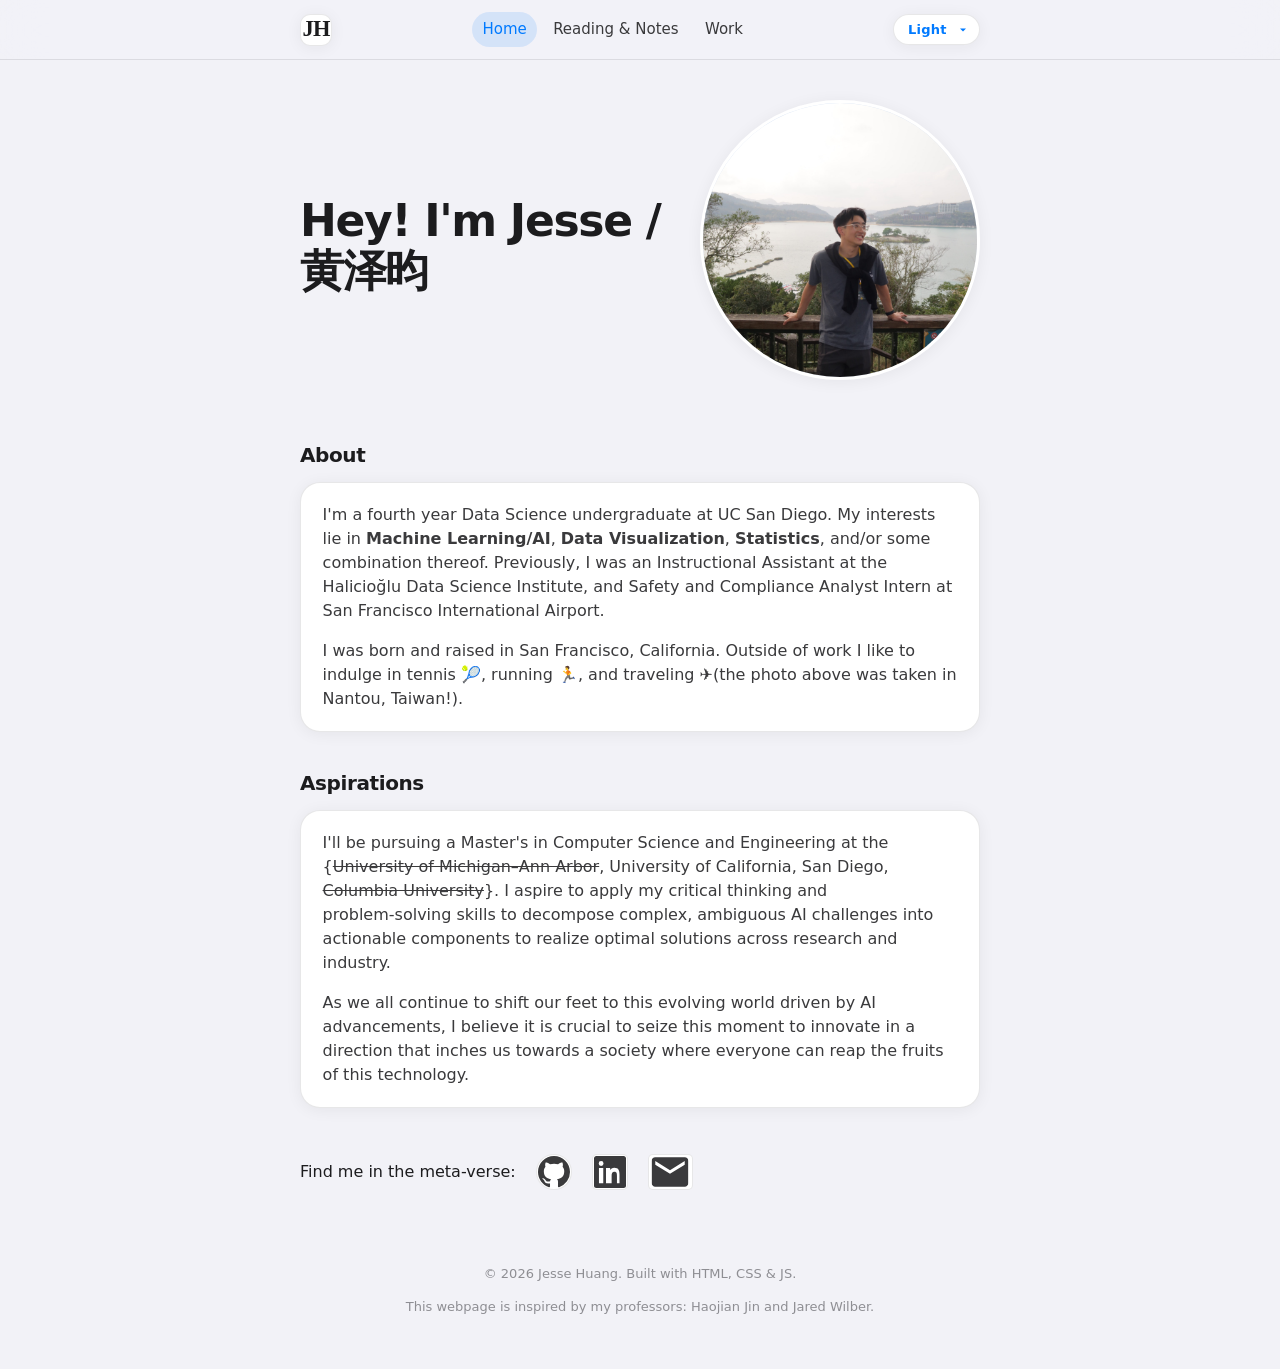
<file: index.html>
<!DOCTYPE html>
<html lang="en">
  <head>
    <meta charset="utf-8" />
    <meta name="viewport" content="width=device-width, initial-scale=1" />
    <title>🧍— Home</title>
    <link rel="stylesheet" href="css/styles.css" />

    <!-- Google tag (gtag.js) -->
    <script async src="https://www.googletagmanager.com/gtag/js?id=G-5K0QY72QRP"></script>
    <script>
      window.dataLayer = window.dataLayer || [];
      function gtag(){dataLayer.push(arguments);}
      gtag('js', new Date());

      gtag('config', 'G-5K0QY72QRP');
    </script>
    
  </head>
  <body>
    <header class="site-header">
      <div class="header-inner">
        <a class="brand" href="index.html">
          <span class="logo-mark" aria-hidden="true">JH</span>
        </a>
        <nav class="nav-links" aria-label="Primary">
          <a href="index.html" aria-current="page">Home</a>
          <a href="articles.html">Reading &amp; Notes</a>
          <a href="projects.html">Work</a>
        </nav>
        <div class="theme-wrap">
          <label class="theme-label" for="theme-select">Color mode</label>
          <select id="theme-select" class="theme-select" aria-label="Color mode">
            <option value="light">Light</option>
            <option value="dark">Dark</option>
          </select>
        </div>
      </div>
    </header>

    <main>
      <section class="hero">
        <div class="side-by-side">  
          <h1>Hey! I'm Jesse / 黄泽昀</h1>
          <div class="avatar-placeholder" aria-hidden="true">
            <img src="assets/jesse-avatar.jpg" alt="Jesse's avatar">
          </div>
        </div>

        <!-- <p class="lede">
          [One-line intro: role, focus areas, or what you are building next. Edit this placeholder.]
          See <a href="projects.html">projects</a> for things I’ve built.
        </p> -->
      </section>

      <section class="section">
        <h2>About</h2>
        <div class="card">
          <p>
            I'm a fourth year Data Science undergraduate at UC San Diego. My interests lie in <span class="bold">Machine Learning/AI</span>, <span class="bold">Data Visualization</span>, 
            <span class="bold">Statistics</span>, and/or some combination thereof. Previously, I was an Instructional Assistant at the Halicioğlu Data Science Institute, 
            and Safety and Compliance Analyst Intern at San Francisco International Airport.
          </p>
          <p>
            I was born and raised in San Francisco, California. Outside of work I like to indulge in tennis 🎾, running 🏃, 
            and traveling ✈️(the photo above was taken in Nantou, Taiwan!).
          </p>
        </div>
      </section>

      <section class="section">
        <h2>Aspirations</h2>

        <div class="card">
          <p>
            I'll be pursuing a Master's in Computer Science and Engineering at the {<span class="strikethrough-text">University of Michigan–Ann Arbor</span>, University of California, San Diego, <span class="strikethrough-text">Columbia University</span>}. I 
            aspire to apply my critical thinking and problem‑solving skills to decompose complex, ambiguous AI challenges into actionable components to realize optimal solutions across research and industry.
          </p>

          <p>
            As we all continue to shift our feet to this evolving world driven by AI advancements, I believe it is crucial to seize this moment to innovate in a 
            direction that inches us towards a society where everyone can reap the fruits of this technology.
          </p>
        </div>

      </section>

      <!-- <section class="section">
        <h2>Accomplishments</h2>
        <p>
          [Bulleted or short list in prose: degrees, awards, shipped products, talks, or milestones
          you are proud of.]
        </p>
        <div class="card list-block">
          <ul class="accomplishment-list">
            <li>[Milestone one — e.g. launched X, spoke at Y.]</li>
            <li>[Milestone two — e.g. led team, published Z.]</li>
            <li>[Milestone three — replace with your highlights.]</li>
          </ul>
        </div>
      </section> -->

      <section class="icons">
        <div class="social-row">
          <p>Find me in the meta-verse:</p>

          <a
            class="social-icon-circle"
            href="https://github.com/jeh027"
            target="_blank"
            rel="noopener noreferrer"
            aria-label="GitHub"
          >
            <svg
              class="social-icon"
              viewBox="0 0 16 16"
              aria-hidden="true"
              focusable="false"
            >
              <path
                fill="currentColor"
                d="M8 0C3.58 0 0 3.58 0 8c0 3.54 2.29 6.53 5.47 7.59.4.07.55-.17.55-.38 0-.19-.01-.82-.01-1.49-2.01.37-2.53-.49-2.69-.94-.09-.23-.48-.94-.82-1.13-.28-.15-.68-.52-.01-.53.63-.01 1.08.58 1.23.82.72 1.21 1.87.87 2.33.66.07-.52.28-.87.51-1.07-1.78-.2-3.64-.89-3.64-3.95 0-.87.31-1.59.82-2.15-.08-.2-.36-1.02.08-2.12 0 0 .67-.21 2.2.82.64-.18 1.32-.27 2-.27.68 0 1.36.09 2 .27 1.53-1.04 2.2-.82 2.2-.82.44 1.1.16 1.92.08 2.12.51.56.82 1.27.82 2.15 0 3.07-1.87 3.75-3.65 3.95.29.25.54.73.54 1.48 0 1.07-.01 1.93-.01 2.2 0 .21.15.46.55.38A8.013 8.013 0 0 0 16 8c0-4.42-3.58-8-8-8Z"
              />
            </svg>
          </a>
          
          <a
            class="social-icon-square"
            href="http://www.linkedin.com/in/jesse-huang-sf"
            target="_blank"
            rel="noopener noreferrer"
            aria-label="LinkedIn"
          >
            <svg
              class="social-icon"
              viewBox="0 0 24 24"
              aria-hidden="true"
              focusable="false"
            >
              <path
                fill="currentColor"
                d="M20.447 20.452H17.21v-5.569c0-1.328-.026-3.037-1.852-3.037-1.853 0-2.136 1.445-2.136 2.939v5.667H9.003V9h3.112v1.561h.044c.434-.823 1.494-1.69 3.073-1.69 3.287 0 3.894 2.164 3.894 4.977v6.604ZM5.337 7.433a1.81 1.81 0 1 1 0-3.62 1.81 1.81 0 0 1 0 3.62ZM6.956 20.452H3.717V9h3.239v11.452ZM22.225 0H1.771C.792 0 0 .774 0 1.727v20.545C0 23.227.792 24 1.771 24h20.451C23.2 24 24 23.227 24 22.273V1.727C24 .774 23.2 0 22.222 0h.003Z"
              />
            </svg>
          </a>
          
          <a
            class="social-icon-rectangle"
            href="email.json"
            aria-label="Gmail"
            target="_blank"
            rel="noopener noreferrer"
          >
            <svg
              class="social-icon social-icon-size--gmail"
              viewBox="2 2 20 20"
              aria-hidden="true"
              focusable="false"
            >
              <path
                fill="currentColor"
                d="M20 4H4c-1.1 0-2 .9-2 2v12c0 1.1.9 2 2 2h16c1.1 0 2-.9 2-2V6c0-1.1-.9-2-2-2Zm0 4-8 5-8-5V6l8 5 8-5v2Z"
              />
            </svg>
          </a>
        </div>
      </section>

    </main>

    <footer class="site-footer">
      <div>
        © <span id="y"></span> Jesse Huang. Built with HTML, CSS &amp; JS.
      </div>
      <div>
        <p>This webpage is inspired by my professors: <a href="https://www.haojianj.in/home.html" target="_blank" rel="noopener noreferrer">Haojian Jin</a> and <a href="https://www.jwilber.me/" target="_blank" rel="noopener noreferrer">Jared Wilber</a>.</p>
      </div>
    </footer>
    <script>
      document.getElementById("y").textContent = new Date().getFullYear();
    </script>
    <script src="js/theme.js"></script>
  </body>
</html>
</file>
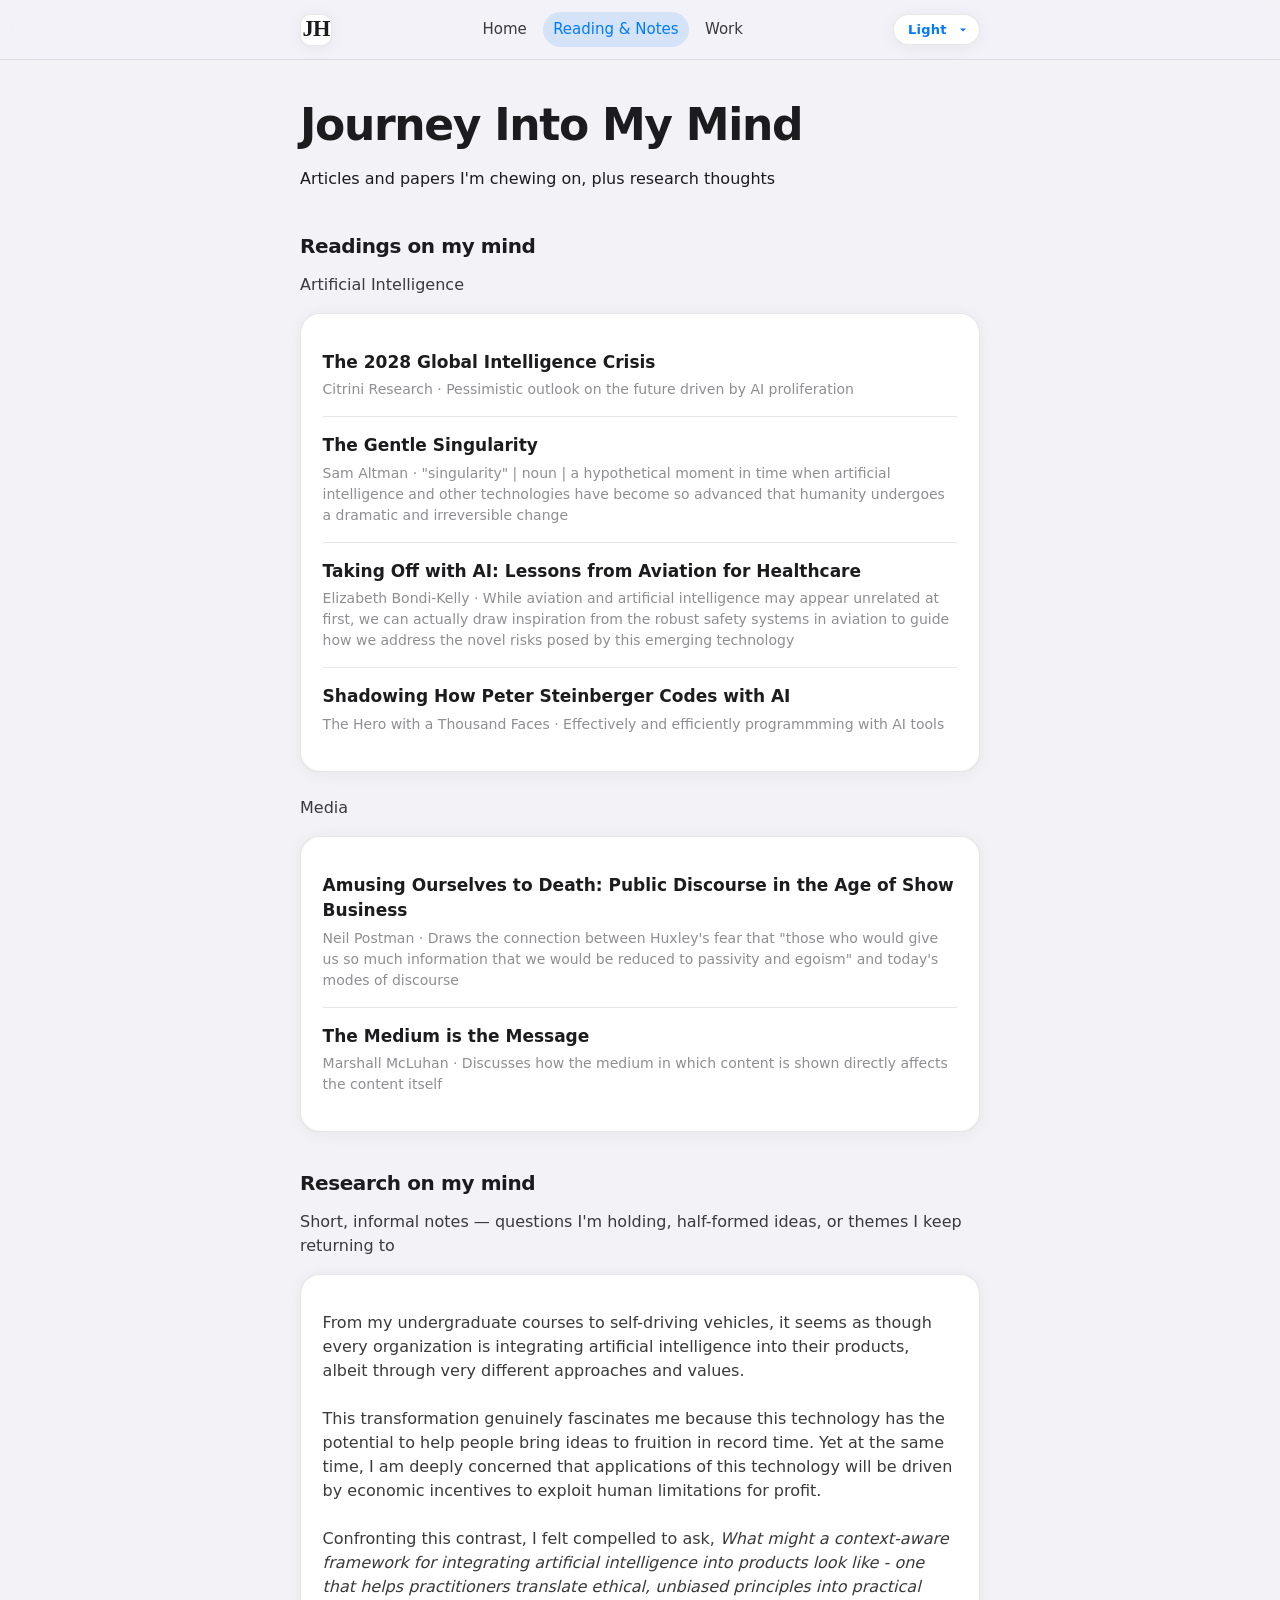
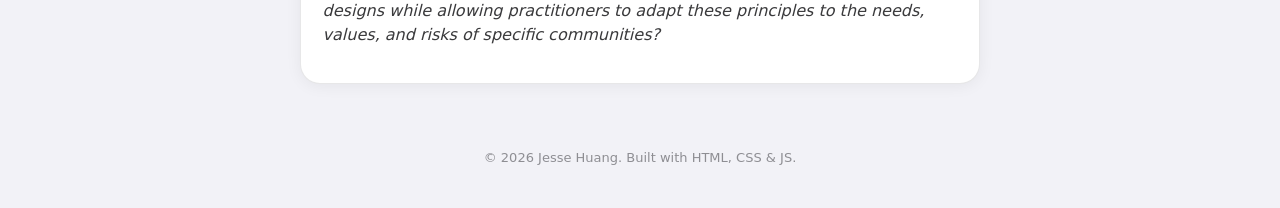
<file: articles.html>
<!DOCTYPE html>
<html lang="en">
  <head>
    <meta charset="utf-8" />
    <meta name="viewport" content="width=device-width, initial-scale=1" />
    <title>🧍— Reading &amp; notes</title>
    <link rel="stylesheet" href="css/styles.css" />

    <!-- Google tag (gtag.js) -->
    <script async src="https://www.googletagmanager.com/gtag/js?id=G-5K0QY72QRP"></script>
    <script>
      window.dataLayer = window.dataLayer || [];
      function gtag(){dataLayer.push(arguments);}
      gtag('js', new Date());

      gtag('config', 'G-5K0QY72QRP');
    </script>
    
  </head>
  <body>
    <header class="site-header">
      <div class="header-inner">
        <a class="brand" href="index.html">
          <span class="logo-mark" aria-hidden="true">JH</span>
        </a>
        <nav class="nav-links" aria-label="Primary">
          <a href="index.html">Home</a>
          <a href="articles.html" aria-current="page">Reading &amp; Notes</a>
          <a href="projects.html">Work</a>
        </nav>
        <div class="theme-wrap">
          <label class="theme-label" for="theme-select">Color mode</label>
          <select id="theme-select" class="theme-select" aria-label="Color mode">
            <option value="light">Light</option>
            <option value="dark">Dark</option>
          </select>
        </div>
      </div>
    </header>

    <main>
      <section class="hero">
        <h1>Journey Into My Mind</h1>
        <p>
          Articles and papers I'm chewing on, plus research thoughts
        </p>
      </section>

      <section class="section">
        <h2>Readings on my mind</h2>

        <p>Artificial Intelligence</p>

        <div class="card">
          <div class="article-item">
            <a href="https://www.citriniresearch.com/p/2028gic" target="_blank" rel="noopener noreferrer nofollow">
              <strong>The 2028 Global Intelligence Crisis</strong>
            </a>
            <div class="article-meta">
              Citrini Research · Pessimistic outlook on the future driven by AI proliferation
            </div>
          </div>

          <div class="article-item">
            <a href="https://blog.samaltman.com/the-gentle-singularity" target="_blank" rel="noopener noreferrer nofollow">
              <strong>The Gentle Singularity</strong>
            </a>
            <div class="article-meta">
              Sam Altman · "singularity" | noun | a hypothetical moment in time when artificial intelligence and other 
              technologies have become so advanced that humanity undergoes a dramatic and irreversible change
            </div>
          </div>

          <div class="article-item">
            <a href="https://dl.acm.org/doi/10.1145/3617694.3623224" target="_blank" rel="noopener noreferrer nofollow">
              <strong>Taking Off with AI: Lessons from Aviation for Healthcare</strong>
            </a>
            <div class="article-meta">
              Elizabeth Bondi-Kelly · While aviation and artificial intelligence may appear unrelated at first, we can 
              actually draw inspiration from the robust safety systems in aviation to guide how we address the novel 
              risks posed by this emerging technology
            </div>
          </div>

          <div class="article-item">
            <a href="https://blog.haojianj.in/posts/shadow-ai-coding" target="_blank" rel="noopener noreferrer nofollow">
              <strong>Shadowing How Peter Steinberger Codes with AI</strong>
            </a>
            <div class="article-meta">
              The Hero with a Thousand Faces · Effectively and efficiently programmming with AI tools
            </div>
          </div>
        </div>

         <br> <!-- take out later -->

        <p>Media</p>

        <div class="card">
          <div class="article-item">
            <strong>Amusing Ourselves to Death: Public Discourse in the Age of Show Business</strong>
            <div class="article-meta">
              Neil Postman · Draws the connection between Huxley's fear that "those who would give us so much information
              that we would be reduced to passivity and egoism" and today's modes of discourse
            </div>
          </div>

          <div class="article-item">
            <a href="https://web.mit.edu/allanmc/www/mcluhan.mediummessage.pdf" target="_blank" rel="noopener noreferrer nofollow">
              <strong>The Medium is the Message</strong>
            </a>
            <div class="article-meta">
              Marshall McLuhan · Discusses how the medium in which content is shown directly affects the content itself
            </div>
          </div>
        </div>

      </section>

      <section class="section">
        <h2>Research on my mind</h2>
        <p>
          Short, informal notes — questions I'm holding, half-formed ideas, or themes I keep
          returning to
        </p>
        <div class="card">
          <div class="thought-item">
            <p>
              From my undergraduate courses to self-driving vehicles, it seems as though every organization is 
              integrating artificial intelligence into their products, albeit through very different approaches and 
              values.
            </p>
            
            <br>

            <p>
              This transformation genuinely fascinates me because this technology has the potential to 
              help people bring ideas to fruition in record time. Yet at the same time, I am deeply concerned 
              that applications of this technology will be driven by economic incentives to exploit human 
              limitations for profit.
            </p>

            <br>

            <p>
              Confronting this contrast, I felt compelled to ask, <span class="is-italic">What might a context-aware framework for 
              integrating artificial intelligence into products look like - one that helps practitioners translate ethical, 
              unbiased principles into practical designs while allowing practitioners to adapt these principles to the 
              needs, values, and risks of specific communities?</span>
            </p>
          </div>
        </div>
      </section>
    </main>

    <footer class="site-footer">© <span id="y"></span> Jesse Huang. Built with HTML, CSS &amp; JS.</footer>
    <script>
      document.getElementById("y").textContent = new Date().getFullYear();
    </script>
    <script src="js/theme.js"></script>
  </body>
</html>
</file>
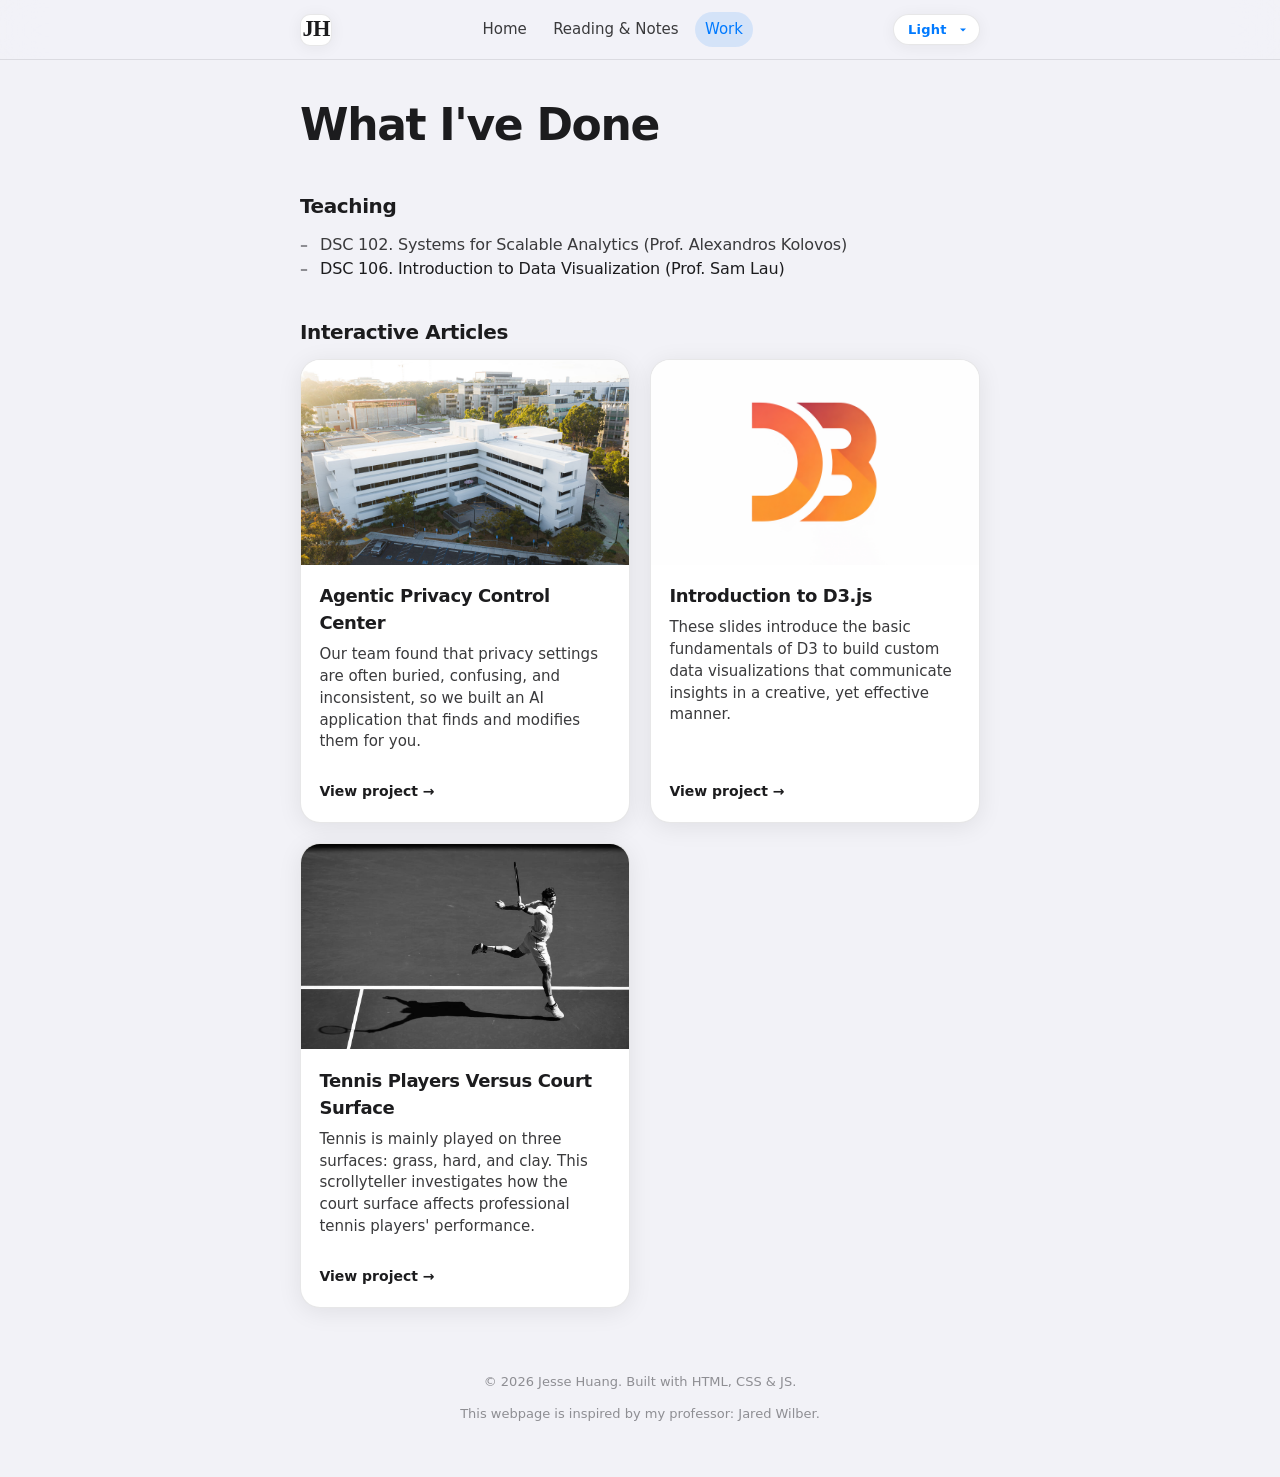
<file: projects.html>
<!DOCTYPE html>
<html lang="en">
  <head>
    <meta charset="utf-8" />
    <meta name="viewport" content="width=device-width, initial-scale=1" />
    <title>🧍— Projects</title>
    <link rel="stylesheet" href="css/styles.css" />

    <!-- Google tag (gtag.js) -->
    <script async src="https://www.googletagmanager.com/gtag/js?id=G-5K0QY72QRP"></script>
    <script>
      window.dataLayer = window.dataLayer || [];
      function gtag(){dataLayer.push(arguments);}
      gtag('js', new Date());

      gtag('config', 'G-5K0QY72QRP');
    </script>
    
  </head>
  <body>
    <header class="site-header">
      <div class="header-inner">
        <a class="brand" href="index.html">
          <span class="logo-mark" aria-hidden="true">JH</span>
        </a>
        <nav class="nav-links" aria-label="Primary">
          <a href="index.html">Home</a>
          <a href="articles.html">Reading &amp; Notes</a>
          <a href="projects.html" aria-current="page">Work</a>
        </nav>
        <div class="theme-wrap">
          <label class="theme-label" for="theme-select">Color mode</label>
          <select id="theme-select" class="theme-select" aria-label="Color mode">
            <option value="light">Light</option>
            <option value="dark">Dark</option>
          </select>
        </div>
      </div>
    </header>

    <main>
      <section class="hero">
        <h1>What I've Done</h1>
      </section>

      <section class="section">
        <h2>Teaching</h2>
        <ul class="teaching-list">
          <li>DSC 102. Systems for Scalable Analytics (Prof. Alexandros Kolovos)</li>
          <li>
            <a href="https://dsc106.com/" target="_blank" rel="noopener noreferrer nofollow">
              DSC 106. Introduction to Data Visualization (Prof. Sam Lau)
            </a>
          </li>
        </ul>
      </section>

      <section class="section" aria-label="Project list">
        <h2>Interactive Articles</h2>
        <div id="projects-grid" class="projects-grid"></div>
      </section>
    </main>

    <footer class="site-footer">
      <div>
        © <span id="y"></span> Jesse Huang. Built with HTML, CSS &amp; JS.
      </div>
      <div>
        <p>This webpage is inspired by my professor: <a href="https://www.jwilber.me/" target="_blank" rel="noopener noreferrer">Jared Wilber</a>.</p>
      </div>
    </footer>
    <script>
      document.getElementById("y").textContent = new Date().getFullYear();
    </script>
    <script src="js/theme.js"></script>
    <script src="js/projects.js"></script>
  </body>
</html>
</file>
<file: css/styles.css>
/* iOS-inspired palette + dark mode via [data-theme] */
:root {
  color-scheme: light;
  --font-sans: -apple-system, BlinkMacSystemFont, "SF Pro Text", "SF Pro Display",
    "Segoe UI", system-ui, sans-serif;
  --radius-lg: 20px;
  --radius-md: 12px;
  --radius-sm: 10px;
  --shadow-soft: 0 2px 16px rgba(0, 0, 0, 0.06);
  --shadow-card: 0 4px 24px rgba(0, 0, 0, 0.08);

  --bg-page: #f2f2f7;
  --bg-elevated: #ffffff;
  --bg-secondary: #e5e5ea;
  --text-primary: #1c1c1e;
  --text-secondary: #3a3a3c;
  --text-tertiary: #8e8e93;
  --accent: #007aff;
  --accent-muted: rgba(0, 122, 255, 0.12);
  --border: rgba(60, 60, 67, 0.12);
  --nav-blur: rgba(242, 242, 247, 0.72);
}

[data-theme="dark"] {
  color-scheme: dark;
  --bg-page: #000000;
  --bg-elevated: #1c1c1e;
  --bg-secondary: #2c2c2e;
  --text-primary: #f5f5f7;
  --text-secondary: #ebebf5;
  --text-tertiary: #8e8e93;
  --accent: #0a84ff;
  --accent-muted: rgba(10, 132, 255, 0.18);
  --border: rgba(84, 84, 88, 0.48);
  --shadow-soft: 0 2px 24px rgba(0, 0, 0, 0.45);
  --shadow-card: 0 8px 32px rgba(0, 0, 0, 0.5);
  --nav-blur: rgba(28, 28, 30, 0.72);
}

*,
*::before,
*::after {
  box-sizing: border-box;
}

html {
  scroll-behavior: smooth;
}

body {
  margin: 0;
  min-height: 100vh;
  font-family: var(--font-sans);
  font-size: 16px;
  line-height: 1.5;
  color: var(--text-primary);
  background: var(--bg-page);
  -webkit-font-smoothing: antialiased;
}

a {
  color: var(--accent);
  text-decoration: none;
}

a:hover {
  text-decoration: underline;
}

.site-header {
  position: sticky;
  top: 0;
  z-index: 100;
  backdrop-filter: saturate(180%) blur(20px);
  -webkit-backdrop-filter: saturate(180%) blur(20px);
  background: var(--nav-blur);
  border-bottom: 0.5px solid var(--border);
}

.header-inner {
  max-width: 720px;
  margin: 0 auto;
  padding: 0.75rem 1.25rem;
  display: flex;
  align-items: center;
  justify-content: space-between;
  gap: 1rem;
  flex-wrap: wrap;
}

.logo-mark {
  width: 32px;
  height: 32px;
  display: inline-flex;
  align-items: center;
  justify-content: center;
  border-radius: 10px;
  font-family: "Brush Script MT", "Segoe Script", "Snell Roundhand", cursive;
  font-size: 1.4rem;
  font-weight: 800;
  letter-spacing: -0.04em;
  color: var(--text-primary);
  background: var(--bg-elevated);
  border: 0.5px solid var(--border);
  box-shadow: var(--shadow-soft);
  line-height: 1;
}

@media (max-width: 520px) {
  .header-inner {
    justify-content: flex-start;
  }

  .nav-links {
    order: 3;
    width: 100%;
    justify-content: flex-start;
  }

  .theme-wrap {
    margin-left: auto;
  }
}

.brand {
  font-weight: 600;
  font-size: 1.0625rem;
  letter-spacing: -0.02em;
  color: var(--text-primary);
  text-decoration: none;
}

.brand:hover {
  text-decoration: none;
  opacity: 0.85;
}

.nav-links {
  display: flex;
  align-items: center;
  gap: 0.35rem;
  flex-wrap: wrap;
}

.nav-links a {
  padding: 0.4rem 0.65rem;
  border-radius: 999px;
  font-size: 0.9375rem;
  font-weight: 500;
  color: var(--text-secondary);
  text-decoration: none;
}

.nav-links a:hover {
  background: var(--accent-muted);
  color: var(--accent);
  text-decoration: none;
}

.nav-links a[aria-current="page"] {
  background: var(--accent-muted);
  color: var(--accent);
}

.theme-wrap {
  position: relative;
}

.theme-label {
  position: absolute;
  width: 1px;
  height: 1px;
  padding: 0;
  margin: -1px;
  overflow: hidden;
  clip: rect(0, 0, 0, 0);
  border: 0;
}

.theme-select {
  appearance: none;
  -webkit-appearance: none;
  font-family: inherit;
  font-size: 0.8125rem;
  font-weight: 600;
  letter-spacing: 0.02em;
  color: var(--accent);
  background: var(--bg-elevated);
  border: 0.5px solid var(--border);
  border-radius: 999px;
  padding: 0.45rem 2rem 0.45rem 0.85rem;
  cursor: pointer;
  box-shadow: var(--shadow-soft);
  background-image: url("data:image/svg+xml,%3Csvg xmlns='http://www.w3.org/2000/svg' width='12' height='12' viewBox='0 0 12 12'%3E%3Cpath fill='%23007AFF' d='M3 4.5L6 7.5L9 4.5'/%3E%3C/svg%3E");
  background-repeat: no-repeat;
  background-position: right 0.65rem center;
}

[data-theme="dark"] .theme-select {
  background-image: url("data:image/svg+xml,%3Csvg xmlns='http://www.w3.org/2000/svg' width='12' height='12' viewBox='0 0 12 12'%3E%3Cpath fill='%230A84FF' d='M3 4.5L6 7.5L9 4.5'/%3E%3C/svg%3E");
}

.theme-select:hover {
  border-color: var(--accent);
}

main {
  max-width: 720px;
  margin: 0 auto;
  padding: 2.5rem 1.25rem 4rem;
}

.avatar-placeholder {
  width: clamp(140px, 24vw, 280px);
  height: clamp(140px, 24vw, 280px);
  border-radius: 50%;
  background: linear-gradient(135deg, var(--accent-muted), var(--bg-secondary));
  margin-bottom: 1.25rem;
  border: 3px solid var(--bg-elevated);
  box-shadow: var(--shadow-soft);
  justify-self: center;
  overflow: hidden; /* crops image to circle */
}

.avatar-placeholder img {
  width: 100%;
  height: 100%;
  object-fit: cover;   /* fills circle without distortion */
  display: block;      /* removes inline image gap (block versus inline) */
}

.hero {
  margin-bottom: 2.5rem;
}

.hero h1 {
  margin: 0 0 0.5rem;
  font-size: clamp(2rem, 5vw, 2.75rem);
  font-weight: 700;
  letter-spacing: -0.03em;
  line-height: 1.15;
}

.underline {
  text-decoration: underline;
}

.strikethrough-text {
  text-decoration: line-through;
}

.hero .lede {
  margin: 0;
  font-size: 1.125rem;
  color: var(--text-secondary);
  max-width: 38ch;
}

.side-by-side {
  display: grid;
  grid-template-columns: auto 1fr;
  align-items: center;
  gap: 1.25rem;
}

.section {
  margin-top: 2.25rem;
}

.icons {
  margin-top: 2.25rem;
}

.section h2 {
  margin: 0 0 0.75rem;
  font-size: 1.25rem;
  font-weight: 600;
  letter-spacing: -0.02em;
}

.section p {
  margin: 0 0 1rem;
  color: var(--text-secondary);
}

.section p:last-child {
  margin-bottom: 0;
}

.card {
  background: var(--bg-elevated);
  border-radius: var(--radius-lg);
  padding: 1.25rem 1.35rem;
  box-shadow: var(--shadow-soft);
  border: 0.5px solid var(--border);
}

.teaching-list {
  margin: 0;
  padding-left: 0;
  list-style: none;
}

.teaching-list li {
  position: relative;
  padding-left: 1.25rem;
  /* margin-bottom: 0.65rem; */
  color: var(--text-secondary);
  font-size: 16px;
  line-height: 1.5;
  letter-spacing: -0.01em;
}

.teaching-list li::before {
  content: "–";
  position: absolute;
  left: 0;
  top: 0;
  color: var(--text-tertiary);
  font-weight: 600;
}

.teaching-list li:last-child {
  margin-bottom: 0;
}

/* social icons */

.social-row {
  display: flex;
  align-items: center;
  flex-wrap: nowrap;
  gap: 0.75rem 1.25rem;
  margin-top: 1.25rem;
  font-size: 16px;
}

/* .icons .social-row p {
  margin-bottom: 0.5rem;
} */


.social-icon-circle {
  display: inline-flex;
  align-items: center;
  justify-content: center;
  width: 36px;
  height: 36px;
  border-radius: 999px;
  color: var(--text-secondary);
  border: 0.5px solid var(--border);
  background: var(--bg-elevated);
}

.social-icon-square {
  display: inline-flex;
  align-items: center;
  justify-content: center;
  width: 36px;
  height: 36px;
  border-radius: 5px;
  color: var(--text-secondary);
  border: 0.5px solid var(--border);
  background: var(--bg-elevated);
}

.social-icon-rectangle {
  display: inline-flex;
  align-items: center;
  justify-content: center;
  width: 45px;
  height: 36px;
  border-radius: 5px;
  color: var(--text-secondary);
  border: 0.5px solid var(--border);
  background: var(--bg-elevated);
}

.social-icon-circle:hover {
  color: var(--accent);
  border-color: var(--accent);
  text-decoration: none;
}

.social-icon-square:hover {
  color: var(--accent);
  border-color: var(--accent);
  text-decoration: none;
}

.social-icon-rectangle:hover {
  color: var(--accent);
  border-color: var(--accent);
  text-decoration: none;
}

.social-icon-size--gmail {
  transform: scale(1.15);
}

.social-icon {
  width: 32px;
  height: 32px;
}


/* Articles / lists */
.list-block {
  margin-top: 1rem;
}

.list-block h3 {
  margin: 0 0 0.5rem;
  font-size: 0.8125rem;
  font-weight: 600;
  text-transform: uppercase;
  letter-spacing: 0.06em;
  color: var(--text-tertiary);
}

.article-item,
.thought-item {
  padding: 1rem 0;
  border-bottom: 0.5px solid var(--border);
}

.article-item:last-child,
.thought-item:last-child {
  border-bottom: none;
}

.article-item strong {
  display: block;
  font-size: 1.0625rem;
  margin-bottom: 0.25rem;
}

.section a {
  color: var(--text-primary); /* keep title readable across light/dark modes */
}

.section a:hover {
  color: var(--text-primary); /* keep title readable across light/dark modes */
}

.article-meta {
  font-size: 0.875rem;
  color: var(--text-tertiary);
}

.thought-item p {
  margin: 0;
  color: var(--text-secondary);
}

/* Projects grid — cards filled by JS */
.projects-intro {
  margin-bottom: 1.5rem;
  color: var(--text-secondary);
}

.projects-grid {
  display: grid;
  grid-template-columns: 1fr;
  gap: 1.25rem;
}

@media (min-width: 560px) {
  .projects-grid {
    grid-template-columns: repeat(2, 1fr);
  }
}

.project-card {
  background: var(--bg-elevated);
  border-radius: var(--radius-lg);
  overflow: hidden;
  border: 0.5px solid var(--border);
  box-shadow: var(--shadow-card);
  display: flex;
  flex-direction: column;
  transition: transform 0.2s ease, box-shadow 0.2s ease;
}

.project-card:hover {
  transform: translateY(-2px);
  box-shadow: var(--shadow-soft);
}

.project-card__image {
  width: 100%;
  aspect-ratio: 16 / 10;
  object-fit: cover;
  background: var(--bg-secondary);
  display: block;
}

.project-card__body {
  padding: 1.1rem 1.15rem 1.25rem;
  flex: 1;
  display: flex;
  flex-direction: column;
}

.project-card__title {
  margin: 0 0 0.5rem;
  font-size: 1.125rem;
  font-weight: 600;
  letter-spacing: -0.02em;
}

.project-card__desc {
  margin: 0;
  font-size: 0.9375rem;
  color: var(--text-secondary);
  line-height: 1.45;
}

.project-card__link {
  margin-top: auto;
  padding-top: 0.75rem;
  font-size: 0.875rem;
  font-weight: 600;
}

.empty-state {
  text-align: center;
  padding: 2rem;
  color: var(--text-tertiary);
  font-size: 0.9375rem;
}

.accomplishment-list {
  margin: 0;
  padding-left: 1.25rem;
  color: var(--text-secondary);
}

.accomplishment-list li {
  margin-bottom: 0.35rem;
}

.accomplishment-list li:last-child {
  margin-bottom: 0;
}

.site-footer {
  max-width: 720px;
  margin: 0 auto;
  padding: 0 1.25rem 2.5rem;
  text-align: center;
  font-size: 0.8125rem;
  color: var(--text-tertiary);
}

.site-footer a {
  color: var(--text-tertiary);
}

.site-footer a:hover {
  color: var(--text-tertiary);
}

.bold {
  font-weight: bold;
}

.is-italic {
  font-style: italic;
}
</file>
